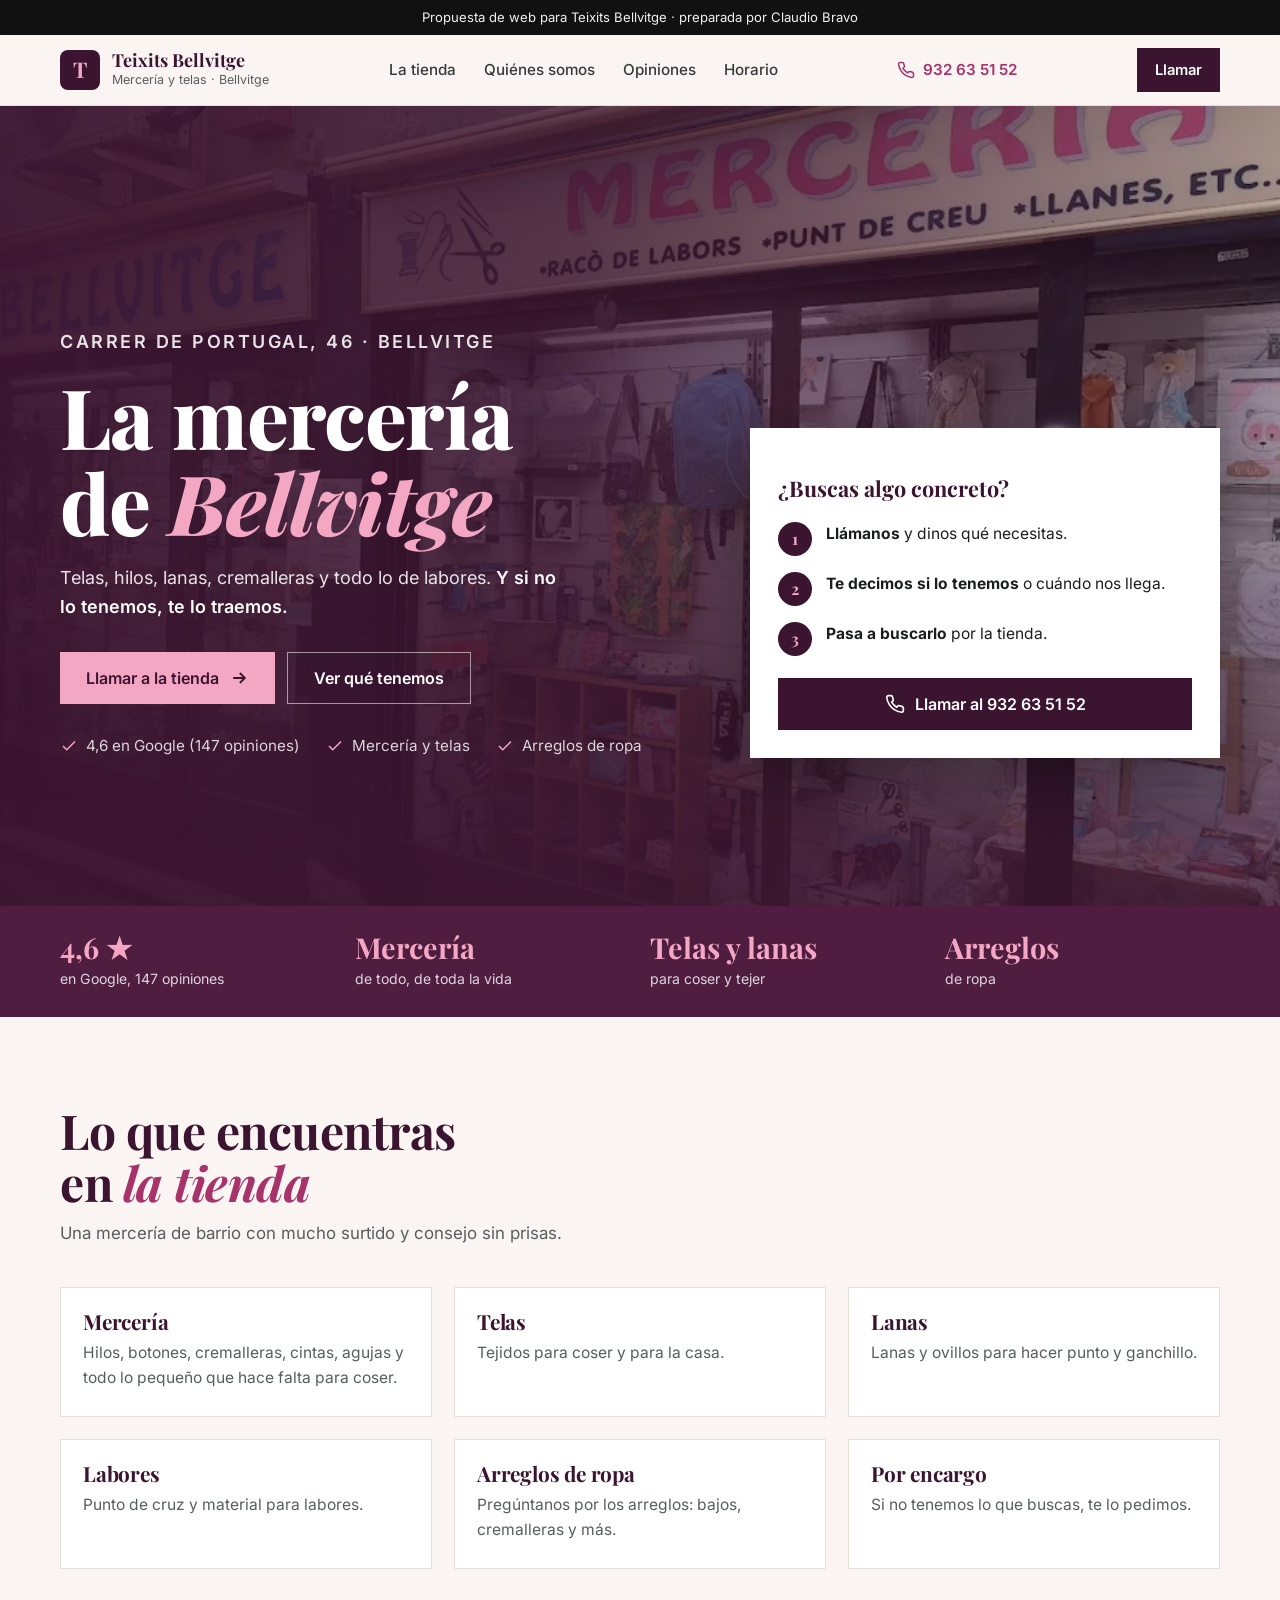
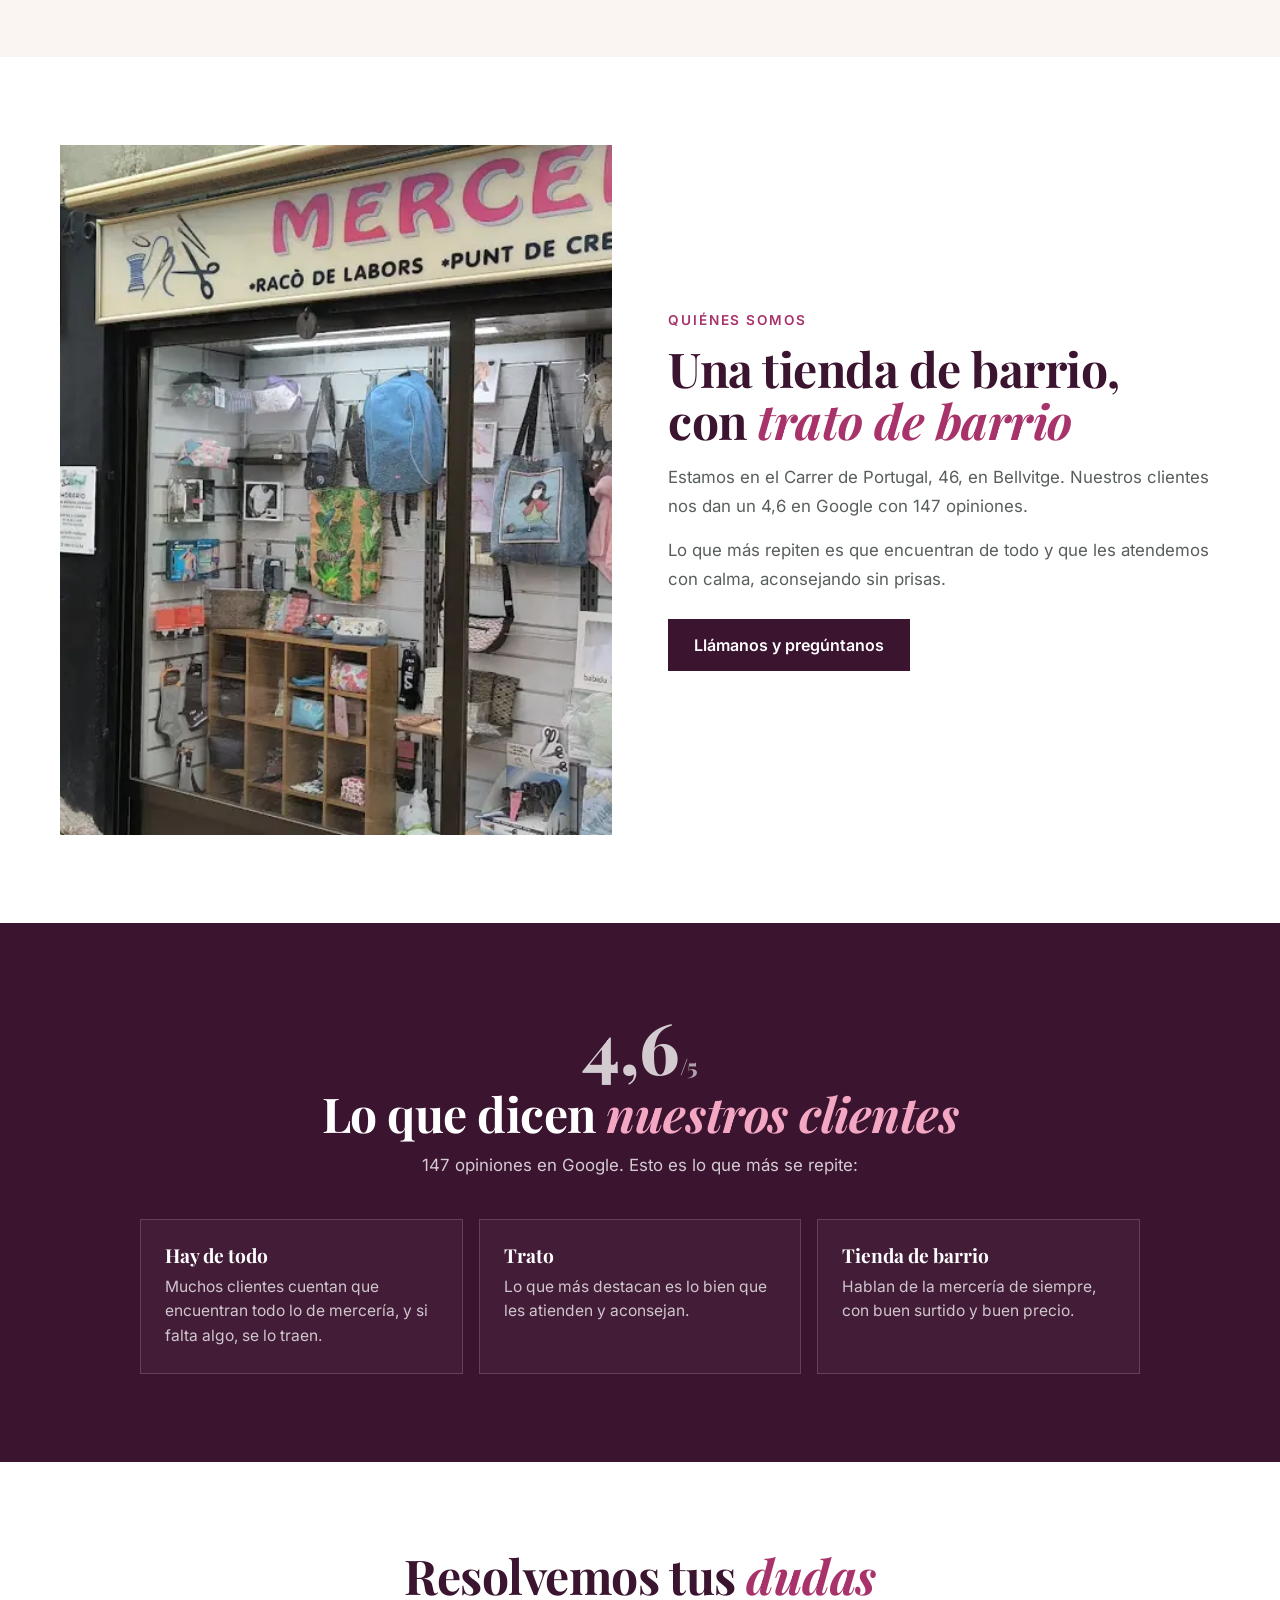
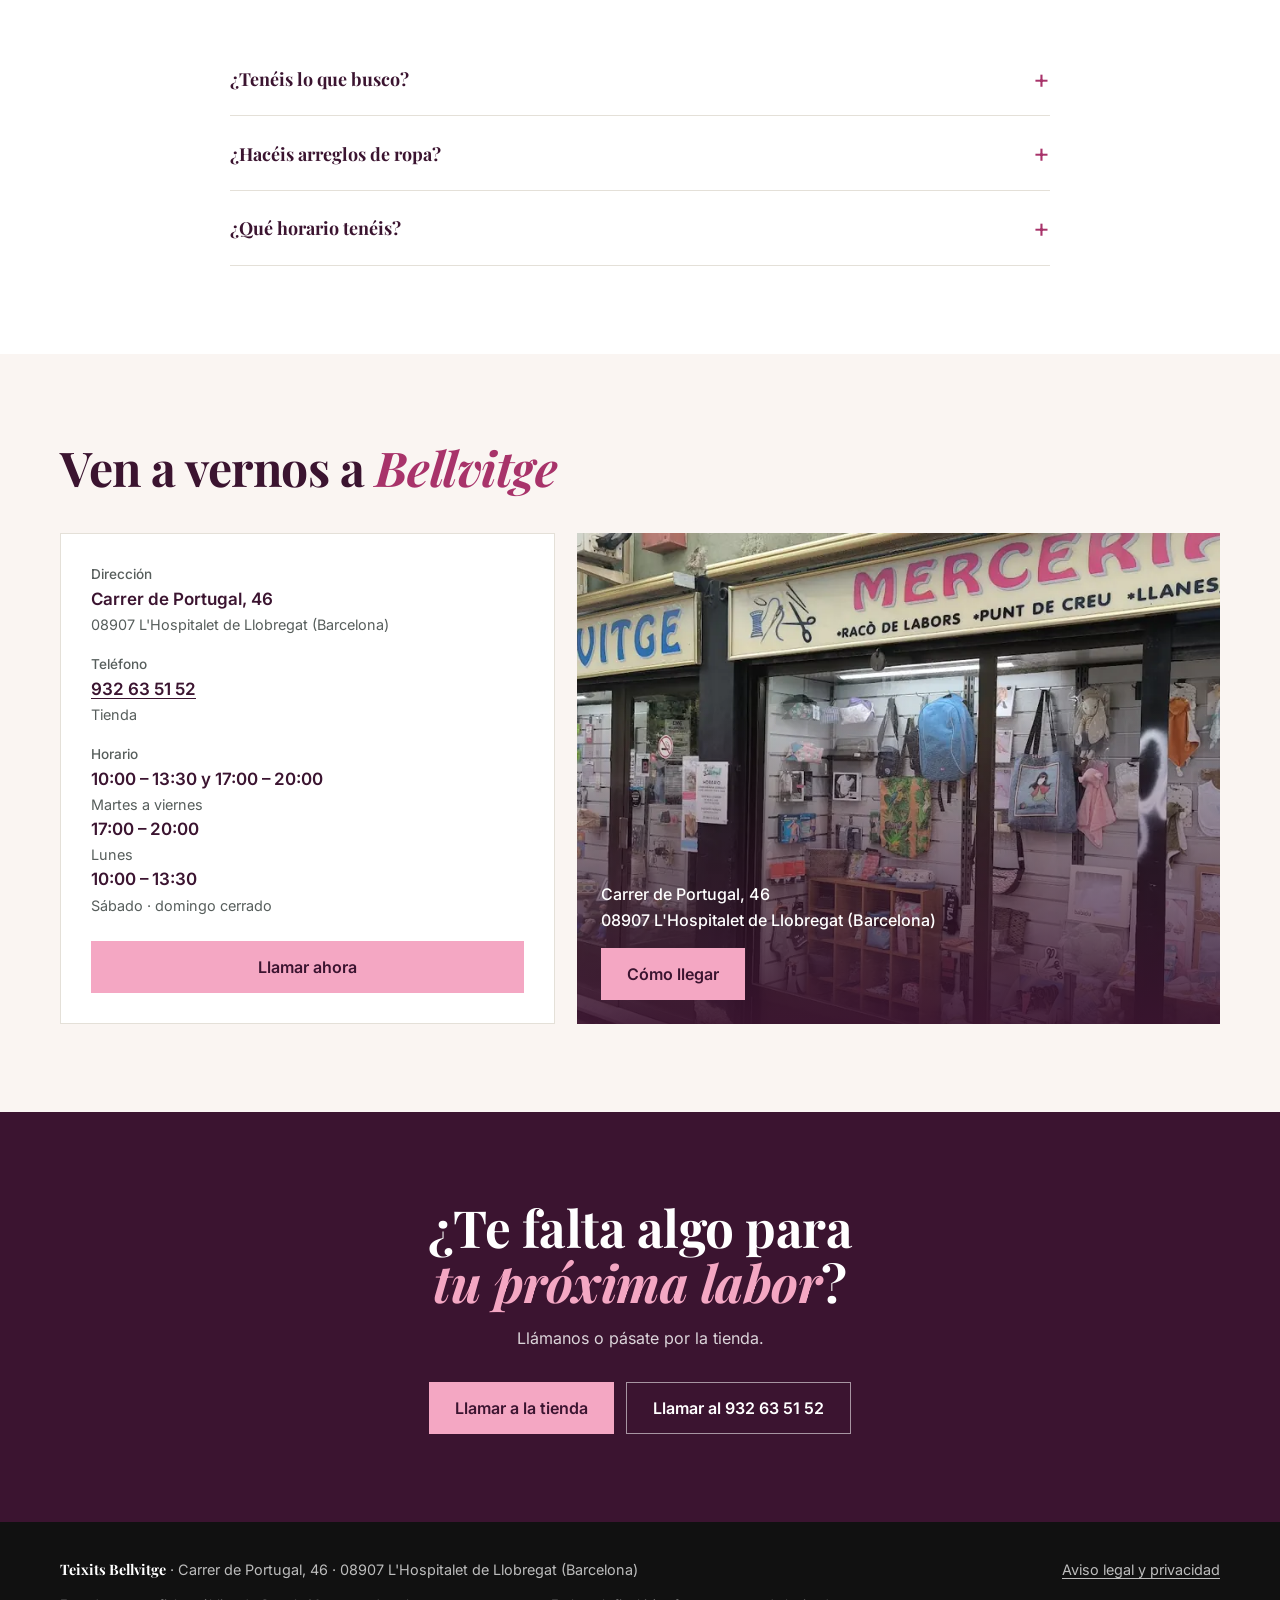
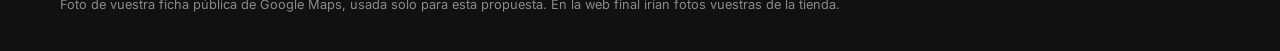
<file: index.html>
<!doctype html>
<html lang="es">
<head>
<meta charset="utf-8">
<meta name="viewport" content="width=device-width, initial-scale=1">
<title>Teixits Bellvitge · Mercería y telas en Bellvitge, L&#x27;Hospitalet</title>
<meta name="description" content="Teixits Bellvitge: mercería, telas, lanas y labores en el Carrer de Portugal, 46, Bellvitge (L&#x27;Hospitalet). 4,6 en Google con 147 opiniones.">
<meta name="robots" content="noindex, nofollow">
<meta name="theme-color" content="#3b1430">
<link rel="icon" href="data:image/svg+xml,%3Csvg xmlns='http://www.w3.org/2000/svg' viewBox='0 0 64 64'%3E%3Crect width='64' height='64' rx='12' fill='%233b1430'/%3E%3Ctext x='32' y='45' font-family='Georgia%2Cserif' font-size='38' font-weight='700' text-anchor='middle' fill='%23f4a7c3'%3ET%3C/text%3E%3C/svg%3E">
<link rel="apple-touch-icon" href="img/og.jpg">
<meta property="og:type" content="website">
<meta property="og:locale" content="es_ES">
<meta property="og:title" content="Teixits Bellvitge · Mercería en Bellvitge">
<meta property="og:description" content="Mercería, telas, lanas y labores. 4,6 en Google con 147 opiniones. Carrer de Portugal, 46.">
<meta property="og:url" content="https://claudiobravo.github.io/teixits-bellvitge/">
<meta property="og:image" content="https://claudiobravo.github.io/teixits-bellvitge/img/og.jpg">
<meta name="twitter:card" content="summary_large_image">
<link rel="preload" href="fonts/playfair-normal.woff2" as="font" type="font/woff2" crossorigin>
<link rel="stylesheet" href="fonts/fonts.css">
<style>
:root{--deep:#3b1430;--deep2:#4e1d40;--acc:#f4a7c3;--acc-ink:#3b1430;--mid:#a8336a;--paper:#faf5f2;--white:#fff;--ink:#1a1d1c;--muted:#575e5c;--line:#e4e0d8;--serif:'Playfair Display',Georgia,serif;--sans:Inter,system-ui,sans-serif}
*{box-sizing:border-box;margin:0;padding:0}
html{scroll-behavior:smooth}
html,body{overflow-x:clip}
body{font-family:var(--sans);color:var(--ink);background:var(--paper);line-height:1.6;-webkit-font-smoothing:antialiased}
img{display:block;max-width:100%}
a{color:inherit;text-underline-offset:.2em}
::selection{background:var(--acc);color:var(--acc-ink)}
:focus-visible{outline:2px solid var(--acc);outline-offset:3px}
h1,h2,h3{font-family:var(--serif);font-weight:700;line-height:1.08;letter-spacing:-.01em;text-wrap:balance}
h1 em,h2 em{font-style:italic;color:var(--acc)}
p{text-wrap:pretty}
.wrap{width:min(1160px,100% - 40px);margin-inline:auto}
section{padding:88px 0}
.head{max-width:640px;margin-bottom:40px}
.head h2{font-size:clamp(2rem,4.6vw,3rem);color:var(--deep)}
.head h2 em{color:var(--mid)}
.head p{color:var(--muted);margin-top:12px;font-size:1.05rem}
.center{text-align:center;margin-inline:auto}
.demo-bar{background:#111;color:#f2f2f2;font-size:.82rem;text-align:center;padding:7px 12px}
.btn{display:inline-flex;align-items:center;justify-content:center;gap:10px;min-height:52px;padding:0 26px;font:600 1rem/1 var(--sans);text-decoration:none;border:0;cursor:pointer;transition:transform .14s cubic-bezier(.22,1,.36,1),background-color .18s,border-color .18s}
.btn:active{transform:scale(.97)}
.btn svg{width:20px;height:20px;flex:none}
.btn-acc{background:var(--acc);color:var(--acc-ink)}
.btn-line{background:transparent;color:#fff;border:1.5px solid rgba(255,255,255,.55)}
.btn-deep{background:var(--deep);color:#fff}
@media(hover:hover){.btn-acc:hover{filter:brightness(1.08)}.btn-line:hover{border-color:#fff;background:rgba(255,255,255,.08)}.btn-deep:hover{background:var(--deep2)}}
header{position:sticky;top:0;z-index:30;background:color-mix(in srgb,var(--paper) 94%,transparent);backdrop-filter:blur(8px);border-bottom:1px solid var(--line)}
.nav{display:flex;align-items:center;justify-content:space-between;gap:16px;height:70px}
.logo{display:flex;align-items:center;gap:12px;text-decoration:none;min-width:0}
.logo-mark{flex:none;width:40px;height:40px;border-radius:8px;background:var(--deep);color:var(--acc);display:grid;place-items:center;font:700 1.35rem/1 var(--serif)}
.logo b{display:block;font:700 1.12rem/1.1 var(--serif);color:var(--deep)}
.logo small{display:block;font-size:.78rem;color:var(--muted)}
.nav ul{display:none;list-style:none;gap:28px;font-size:.95rem;font-weight:500}
.nav ul a{text-decoration:none;color:#353b3a}
.nav .tel{display:none;align-items:center;gap:8px;font-size:.95rem;color:var(--mid);text-decoration:none;font-weight:600}
.nav .tel svg{width:18px;height:18px}
.nav .btn{min-height:44px;padding:0 18px;font-size:.92rem;background:var(--deep);color:#fff}
@media(max-width:560px){.nav .btn{display:none}}
@media(min-width:1000px){.nav ul,.nav .tel{display:flex}}
.hero{position:relative;min-height:calc(100svh - 100px);display:flex;align-items:flex-end;color:#fff;background-color:var(--deep);background-position:center;background-size:cover;background-repeat:no-repeat}
.hero::before{content:"";position:absolute;inset:0;background:linear-gradient(90deg,color-mix(in srgb,var(--deep) 95%,transparent) 0%,color-mix(in srgb,var(--deep) 82%,transparent) 45%,color-mix(in srgb,var(--deep) 35%,transparent) 100%),linear-gradient(0deg,color-mix(in srgb,var(--deep) 70%,transparent),transparent 45%)}
@media(max-width:700px){.hero::before{background:linear-gradient(0deg,color-mix(in srgb,var(--deep) 96%,transparent) 0%,color-mix(in srgb,var(--deep) 84%,transparent) 60%,color-mix(in srgb,var(--deep) 50%,transparent) 100%)}}
.hero .wrap{position:relative;padding:88px 0 60px}
.hero h1{font-size:clamp(2.6rem,7vw,5.2rem);font-weight:800;max-width:12ch;line-height:1.03}
.hero p{font-size:clamp(1.05rem,1.4vw,1.2rem);max-width:46ch;margin-top:20px;color:rgba(255,255,255,.88)}
.hero p strong{color:#fff;font-weight:600}
.hero .cta{display:flex;flex-wrap:wrap;gap:12px;margin-top:30px}
.facts{display:flex;flex-wrap:wrap;gap:10px 26px;margin-top:30px;font-size:.95rem;color:rgba(255,255,255,.82)}
.facts span{display:inline-flex;align-items:center;gap:8px}
.facts svg{width:18px;height:18px;color:var(--acc)}
.hero-grid{display:grid;grid-template-columns:minmax(0,1fr);gap:40px;align-items:end}
.hero-grid>*{min-width:0}
@media(min-width:1000px){.hero-grid{grid-template-columns:1.35fr 1fr;gap:56px}}
.eyebrow{font-size:.85rem;letter-spacing:.14em;text-transform:uppercase;color:var(--acc);font-weight:600;margin-bottom:16px}
.eyebrow.dark{color:var(--mid);margin:0}
.steps3{background:#fff;color:var(--ink);padding:28px;box-shadow:0 24px 60px rgba(0,0,0,.35)}
.steps3>p{font:700 1.35rem/1.2 var(--serif);color:var(--deep)}
.steps3 ol{list-style:none;display:grid;gap:16px;margin-top:20px;counter-reset:p}
.steps3 li{display:flex;gap:14px;align-items:flex-start;font-size:.97rem;line-height:1.5}
.steps3 li::before{counter-increment:p;content:counter(p);flex:none;width:34px;height:34px;border-radius:50%;background:var(--deep);color:var(--acc);display:grid;place-items:center;font:700 1rem/1 var(--serif)}
.steps3 .btn{width:100%;margin-top:22px;background:var(--deep);color:#fff}
.steps3 .btn.wa{background:#25d366;color:#08311a}
.trust{background:var(--deep2);color:#fff}
.trust .wrap{display:grid;grid-template-columns:repeat(2,1fr);gap:20px;padding:26px 0}
.trust b{display:block;font:700 clamp(1.25rem,2.4vw,1.8rem)/1.05 var(--serif);color:var(--acc)}
.trust span{display:block;font-size:.88rem;margin-top:6px;color:rgba(255,255,255,.82)}
@media(min-width:900px){.trust .wrap{grid-template-columns:repeat(4,1fr)}}
.svc{display:grid;gap:22px;grid-template-columns:1fr}
.svc article{background:var(--white);border:1px solid var(--line);display:flex;flex-direction:column;transition:transform .25s cubic-bezier(.22,1,.36,1),box-shadow .25s}
.svc .ph{aspect-ratio:4/3;overflow:hidden}
.svc img{width:100%;height:100%;object-fit:cover;transition:transform .6s cubic-bezier(.22,1,.36,1)}
.svc .body{padding:22px 22px 26px}
.svc h3{font-size:1.3rem;color:var(--deep)}
.svc p{color:var(--muted);font-size:.97rem;margin-top:8px}
@media(hover:hover){.svc article:hover{transform:translateY(-4px);box-shadow:0 18px 40px rgba(0,0,0,.1)}.svc article:hover img{transform:scale(1.04)}}
@media(min-width:720px){.svc{grid-template-columns:repeat(2,1fr)}}
@media(min-width:1000px){.svc{grid-template-columns:repeat(3,1fr)}}
.hist{background:var(--white)}
.story{display:grid;gap:40px;align-items:center}
.story img{width:100%;aspect-ratio:4/5;object-fit:cover}
.story h2{font-size:clamp(2rem,4.6vw,3rem);color:var(--deep);margin-top:12px}
.story h2 em{color:var(--mid)}
.story p:not(.eyebrow){color:var(--muted);font-size:1.05rem;line-height:1.7;margin-top:16px}
@media(min-width:900px){.story{grid-template-columns:1fr 1fr;gap:56px}}
.gal{display:grid;gap:12px;grid-template-columns:repeat(2,1fr)}
.gal figure{margin:0;overflow:hidden;aspect-ratio:1}
.gal figure.big{grid-column:span 2;aspect-ratio:2/1}
.gal img{width:100%;height:100%;object-fit:cover;transition:transform .6s cubic-bezier(.22,1,.36,1)}
@media(hover:hover){.gal figure:hover img{transform:scale(1.05)}}
@media(min-width:900px){.gal{grid-template-columns:repeat(4,1fr)}.gal figure.big{grid-row:span 2;aspect-ratio:auto}}
.opin{background:var(--deep);color:#fff}
.opin .head h2{color:#fff}.opin .head h2 em{color:var(--acc)}
.opin .head p{color:rgba(255,255,255,.78)}
.head .score{font:800 4.4rem/1 var(--serif);color:var(--acc);margin:0 0 6px}
.head .score small{font-size:1.4rem;color:rgba(255,255,255,.6)}
.temas{list-style:none;display:grid;gap:16px;grid-template-columns:1fr;max-width:1000px;margin:0 auto}
.temas li{padding:24px;border:1px solid rgba(255,255,255,.16);background:rgba(255,255,255,.04)}
.temas b{display:block;font:700 1.2rem/1.2 var(--serif);color:#fff}
.temas span{display:block;margin-top:8px;color:rgba(255,255,255,.75);font-size:.97rem}
@media(min-width:860px){.temas{grid-template-columns:repeat(3,1fr)}}
.proc{background:var(--white)}
.faq{max-width:820px;margin:0 auto}
.faq details{border-bottom:1px solid var(--line);padding:6px 0}
.faq summary{cursor:pointer;list-style:none;display:flex;justify-content:space-between;align-items:center;gap:16px;padding:18px 0;font:700 1.12rem/1.3 var(--serif);color:var(--deep)}
.faq summary::-webkit-details-marker{display:none}
.faq summary::after{content:"+";font:400 1.6rem/1 var(--sans);color:var(--mid);transition:transform .25s}
.faq details[open] summary::after{transform:rotate(45deg)}
.faq details p{color:var(--muted);padding:0 0 18px;max-width:64ch}
.contact{display:grid;gap:22px;grid-template-columns:1fr}
.info{background:var(--white);border:1px solid var(--line);padding:30px}
.info dl{display:grid;gap:18px}
.info dt{font-size:.85rem;color:var(--muted);font-weight:500}
.info dd{font-size:1.06rem;font-weight:600;color:var(--deep);overflow-wrap:anywhere}
.info dd small{display:block;font-weight:400;color:var(--muted);font-size:.9rem}
.info .btn{margin-top:24px;width:100%}
.map{position:relative;min-height:340px;overflow:hidden;background:var(--deep)}
.map img{position:absolute;inset:0;width:100%;height:100%;object-fit:cover}
.map::after{content:"";position:absolute;inset:0;background:linear-gradient(0deg,color-mix(in srgb,var(--deep) 92%,transparent),transparent 65%)}
.map div{position:absolute;left:24px;right:24px;bottom:24px;z-index:1;color:#fff}
.map p{margin-bottom:14px;font-weight:500}
@media(min-width:860px){.contact{grid-template-columns:1fr 1.3fr}}
.final{background:var(--deep);color:#fff;text-align:center}
.final h2{font-size:clamp(2rem,4.8vw,3.2rem);max-width:18ch;margin:0 auto}
.final p{color:rgba(255,255,255,.82);margin:16px auto 30px;max-width:48ch}
.final .cta{display:flex;flex-wrap:wrap;gap:12px;justify-content:center}
footer{background:#111;color:rgba(255,255,255,.72);padding:36px 0 110px;font-size:.9rem}
footer .wrap{display:flex;flex-wrap:wrap;gap:12px 30px;justify-content:space-between}
footer b{color:#fff;font-family:var(--serif)}
.demo-fotos{margin-top:14px;font-size:.8rem;opacity:.7}
@media(min-width:1000px){footer{padding-bottom:36px}}
.fab{position:fixed;right:16px;bottom:16px;z-index:40;width:58px;height:58px;border-radius:50%;background:#25d366;color:#fff;display:grid;place-items:center;box-shadow:0 10px 28px rgba(0,0,0,.28)}
.fab-tel{background:var(--deep)}
.fab svg{width:28px;height:28px}
@media(min-width:1000px){.fab{display:none}}
@media (prefers-reduced-motion:no-preference){
  .js [data-r]{opacity:0;transform:translateY(22px);transition:opacity .8s cubic-bezier(.16,1,.3,1),transform .8s cubic-bezier(.16,1,.3,1);transition-delay:calc(var(--i,0)*80ms)}
  .js [data-r].in{opacity:1;transform:none}
}
</style>
<script>document.documentElement.classList.add('js')</script>
</head>
<body>
<div class="demo-bar">Propuesta de web para Teixits Bellvitge · preparada por Claudio Bravo</div>
<header>
 <div class="wrap nav">
  <a class="logo" href="#"><span class="logo-mark">T</span><span><b>Teixits Bellvitge</b><small>Mercería y telas · Bellvitge</small></span></a>
  <ul><li><a href="#tienda">La tienda</a></li><li><a href="#historia">Quiénes somos</a></li><li><a href="#opiniones">Opiniones</a></li><li><a href="#contacto">Horario</a></li></ul>
  <a class="tel" href="tel:+34932635152"><svg viewBox="0 0 24 24" fill="none" stroke="currentColor" stroke-width="2" aria-hidden="true"><path d="M22 16.9v3a2 2 0 0 1-2.2 2 19.8 19.8 0 0 1-8.6-3.1 19.5 19.5 0 0 1-6-6A19.8 19.8 0 0 1 2.1 4.2 2 2 0 0 1 4.1 2h3a2 2 0 0 1 2 1.7c.1.9.4 1.8.7 2.7a2 2 0 0 1-.5 2.1L8 9.8a16 16 0 0 0 6 6l1.3-1.3a2 2 0 0 1 2.1-.4c.9.3 1.8.6 2.7.7a2 2 0 0 1 1.7 2z"/></svg>932 63 51 52</a>
  <a class="btn" href="tel:+34932635152">Llamar</a>
 </div>
</header>

<section class="hero" aria-labelledby="t" style="background-image:url(img/fachada.webp)">
 <div class="wrap hero-grid">
  <div>
   <p class="eyebrow">Carrer de Portugal, 46 · Bellvitge</p>
   <h1 id="t">La mercería de <em>Bellvitge</em></h1>
   <p>Telas, hilos, lanas, cremalleras y todo lo de labores. <strong>Y si no lo tenemos, te lo traemos.</strong></p>
   <div class="cta">
    <a class="btn btn-acc" href="tel:+34932635152">Llamar a la tienda <svg viewBox="0 0 24 24" fill="none" stroke="currentColor" stroke-width="2.2" aria-hidden="true"><path d="M5 12h14M13 6l6 6-6 6"/></svg></a>
    <a class="btn btn-line" href="#tienda">Ver qué tenemos</a>
   </div>
   <div class="facts"><span><svg viewBox="0 0 24 24" fill="none" stroke="currentColor" stroke-width="2" aria-hidden="true"><path d="M20 6L9 17l-5-5"/></svg>4,6 en Google (147 opiniones)</span><span><svg viewBox="0 0 24 24" fill="none" stroke="currentColor" stroke-width="2" aria-hidden="true"><path d="M20 6L9 17l-5-5"/></svg>Mercería y telas</span><span><svg viewBox="0 0 24 24" fill="none" stroke="currentColor" stroke-width="2" aria-hidden="true"><path d="M20 6L9 17l-5-5"/></svg>Arreglos de ropa</span></div>
  </div>
  <div class="steps3">
   <p>¿Buscas algo concreto?</p>
   <ol><li><span><b>Llámanos</b> y dinos qué necesitas.</span></li><li><span><b>Te decimos si lo tenemos</b> o cuándo nos llega.</span></li><li><span><b>Pasa a buscarlo</b> por la tienda.</span></li></ol>
   <a class="btn" href="tel:+34932635152"><svg viewBox="0 0 24 24" fill="none" stroke="currentColor" stroke-width="2" aria-hidden="true"><path d="M22 16.9v3a2 2 0 0 1-2.2 2 19.8 19.8 0 0 1-8.6-3.1 19.5 19.5 0 0 1-6-6A19.8 19.8 0 0 1 2.1 4.2 2 2 0 0 1 4.1 2h3a2 2 0 0 1 2 1.7c.1.9.4 1.8.7 2.7a2 2 0 0 1-.5 2.1L8 9.8a16 16 0 0 0 6 6l1.3-1.3a2 2 0 0 1 2.1-.4c.9.3 1.8.6 2.7.7a2 2 0 0 1 1.7 2z"/></svg>Llamar al 932 63 51 52</a>
  </div>
 </div>
</section>

<div class="trust"><div class="wrap"><div><b>4,6 ★</b><span>en Google, 147 opiniones</span></div><div><b>Mercería</b><span>de todo, de toda la vida</span></div><div><b>Telas y lanas</b><span>para coser y tejer</span></div><div><b>Arreglos</b><span>de ropa</span></div></div></div>

<section id="tienda">
 <div class="wrap">
  <div class="head" data-r><h2>Lo que encuentras en <em>la tienda</em></h2><p>Una mercería de barrio con mucho surtido y consejo sin prisas.</p></div>
  <div class="svc"><article data-r style="--i:0"><div class="body"><h3>Mercería</h3><p>Hilos, botones, cremalleras, cintas, agujas y todo lo pequeño que hace falta para coser.</p></div></article><article data-r style="--i:1"><div class="body"><h3>Telas</h3><p>Tejidos para coser y para la casa.</p></div></article><article data-r style="--i:2"><div class="body"><h3>Lanas</h3><p>Lanas y ovillos para hacer punto y ganchillo.</p></div></article><article data-r style="--i:0"><div class="body"><h3>Labores</h3><p>Punto de cruz y material para labores.</p></div></article><article data-r style="--i:1"><div class="body"><h3>Arreglos de ropa</h3><p>Pregúntanos por los arreglos: bajos, cremalleras y más.</p></div></article><article data-r style="--i:2"><div class="body"><h3>Por encargo</h3><p>Si no tenemos lo que buscas, te lo pedimos.</p></div></article></div>
 </div>
</section>

<section id="historia" class="hist">
 <div class="wrap story">
  <img src="img/fachada.webp" loading="lazy" alt="Escaparate de Teixits Bellvitge en el Carrer de Portugal" data-r>
  <div data-r style="--i:1">
   <p class="eyebrow dark">Quiénes somos</p>
   <h2>Una tienda de barrio, con <em>trato de barrio</em></h2>
   <p>Estamos en el Carrer de Portugal, 46, en Bellvitge. Nuestros clientes nos dan un 4,6 en Google con 147 opiniones.</p><p>Lo que más repiten es que encuentran de todo y que les atendemos con calma, aconsejando sin prisas.</p>
   <a class="btn btn-deep" style="margin-top:26px" href="tel:+34932635152">Llámanos y pregúntanos</a>
  </div>
 </div>
</section>


<section class="opin" id="opiniones">
 <div class="wrap">
  <div class="head center" data-r><p class="score">4,6<small>/5</small></p><h2>Lo que dicen <em>nuestros clientes</em></h2><p>147 opiniones en Google. Esto es lo que más se repite:</p></div>
  <ul class="temas"><li data-r style="--i:0"><b>Hay de todo</b><span>Muchos clientes cuentan que encuentran todo lo de mercería, y si falta algo, se lo traen.</span></li><li data-r style="--i:1"><b>Trato</b><span>Lo que más destacan es lo bien que les atienden y aconsejan.</span></li><li data-r style="--i:2"><b>Tienda de barrio</b><span>Hablan de la mercería de siempre, con buen surtido y buen precio.</span></li></ul>
 </div>
</section>

<section class="proc" id="preguntas">
 <div class="wrap">
  <div class="head center" data-r><h2>Resolvemos tus <em>dudas</em></h2></div>
  <div class="faq" data-r><details><summary>¿Tenéis lo que busco?</summary><p>Llámanos al 932 63 51 52 y te lo decimos. Si no lo tenemos, te lo podemos pedir.</p></details><details><summary>¿Hacéis arreglos de ropa?</summary><p>Sí, pregúntanos en la tienda por el arreglo que necesitas.</p></details><details><summary>¿Qué horario tenéis?</summary><p>Martes a viernes de 10:00 a 13:30 y de 17:00 a 20:00. Lunes solo por la tarde y sábado solo por la mañana.</p></details></div>
 </div>
</section>

<section id="contacto">
 <div class="wrap">
  <div class="head" data-r><h2>Ven a vernos a <em>Bellvitge</em></h2></div>
  <div class="contact">
   <div class="info" data-r>
    <dl>
     <div><dt>Dirección</dt><dd>Carrer de Portugal, 46<small>08907 L&#x27;Hospitalet de Llobregat (Barcelona)</small></dd></div>
     <div><dt>Teléfono</dt><dd><a href="tel:+34932635152">932 63 51 52</a> <small>Tienda</small></dd></div>
     <div><dt>Horario</dt><dd>10:00 – 13:30 y 17:00 – 20:00<small>Martes a viernes</small></dd><dd>17:00 – 20:00<small>Lunes</small></dd><dd>10:00 – 13:30<small>Sábado · domingo cerrado</small></dd></div>
     
    </dl>
    <a class="btn btn-acc" href="tel:+34932635152">Llamar ahora</a>
   </div>
   <div class="map" data-r style="--i:1"><img src="img/fachada.webp" loading="lazy" alt="Escaparate de la mercería"><div><p>Carrer de Portugal, 46<br>08907 L&#x27;Hospitalet de Llobregat (Barcelona)</p><a class="btn btn-acc" href="https://www.google.com/maps/dir/?api=1&amp;destination=Teixits+Bellvitge%2C+Carrer+de+Portugal%2C+46%2C+08907+L%27Hospitalet+de+Llobregat+%28Barcelona%29" target="_blank" rel="noopener">Cómo llegar</a></div></div>
  </div>
 </div>
</section>

<section class="final">
 <div class="wrap" data-r>
  <h2>¿Te falta algo para <em>tu próxima labor</em>?</h2>
  <p>Llámanos o pásate por la tienda.</p>
  <div class="cta"><a class="btn btn-acc" href="tel:+34932635152">Llamar a la tienda</a><a class="btn btn-line" href="tel:+34932635152">Llamar al 932 63 51 52</a></div>
 </div>
</section>

<footer>
 <div class="wrap">
  <div><b>Teixits Bellvitge</b> · Carrer de Portugal, 46 · 08907 L&#x27;Hospitalet de Llobregat (Barcelona)</div>
  <div><a href="aviso-legal.html">Aviso legal y privacidad</a></div>
 </div>
 <div class="wrap"><p class="demo-fotos">Foto de vuestra ficha pública de Google Maps, usada solo para esta propuesta. En la web final irían fotos vuestras de la tienda.</p></div>
</footer>
<a class="fab fab-tel" href="tel:+34932635152" aria-label="Llamar"><svg viewBox="0 0 24 24" fill="none" stroke="currentColor" stroke-width="2" aria-hidden="true"><path d="M22 16.9v3a2 2 0 0 1-2.2 2 19.8 19.8 0 0 1-8.6-3.1 19.5 19.5 0 0 1-6-6A19.8 19.8 0 0 1 2.1 4.2 2 2 0 0 1 4.1 2h3a2 2 0 0 1 2 1.7c.1.9.4 1.8.7 2.7a2 2 0 0 1-.5 2.1L8 9.8a16 16 0 0 0 6 6l1.3-1.3a2 2 0 0 1 2.1-.4c.9.3 1.8.6 2.7.7a2 2 0 0 1 1.7 2z"/></svg></a>
<script>
(function(){
  var els=document.querySelectorAll('[data-r]');
  if(!('IntersectionObserver' in window)){els.forEach(function(e){e.classList.add('in')});return}
  var io=new IntersectionObserver(function(es){es.forEach(function(e){if(e.isIntersecting){e.target.classList.add('in');io.unobserve(e.target)}})},{rootMargin:'0px 0px -6% 0px'});
  els.forEach(function(e){io.observe(e)});
})();
</script>
</body>
</html>
</file>
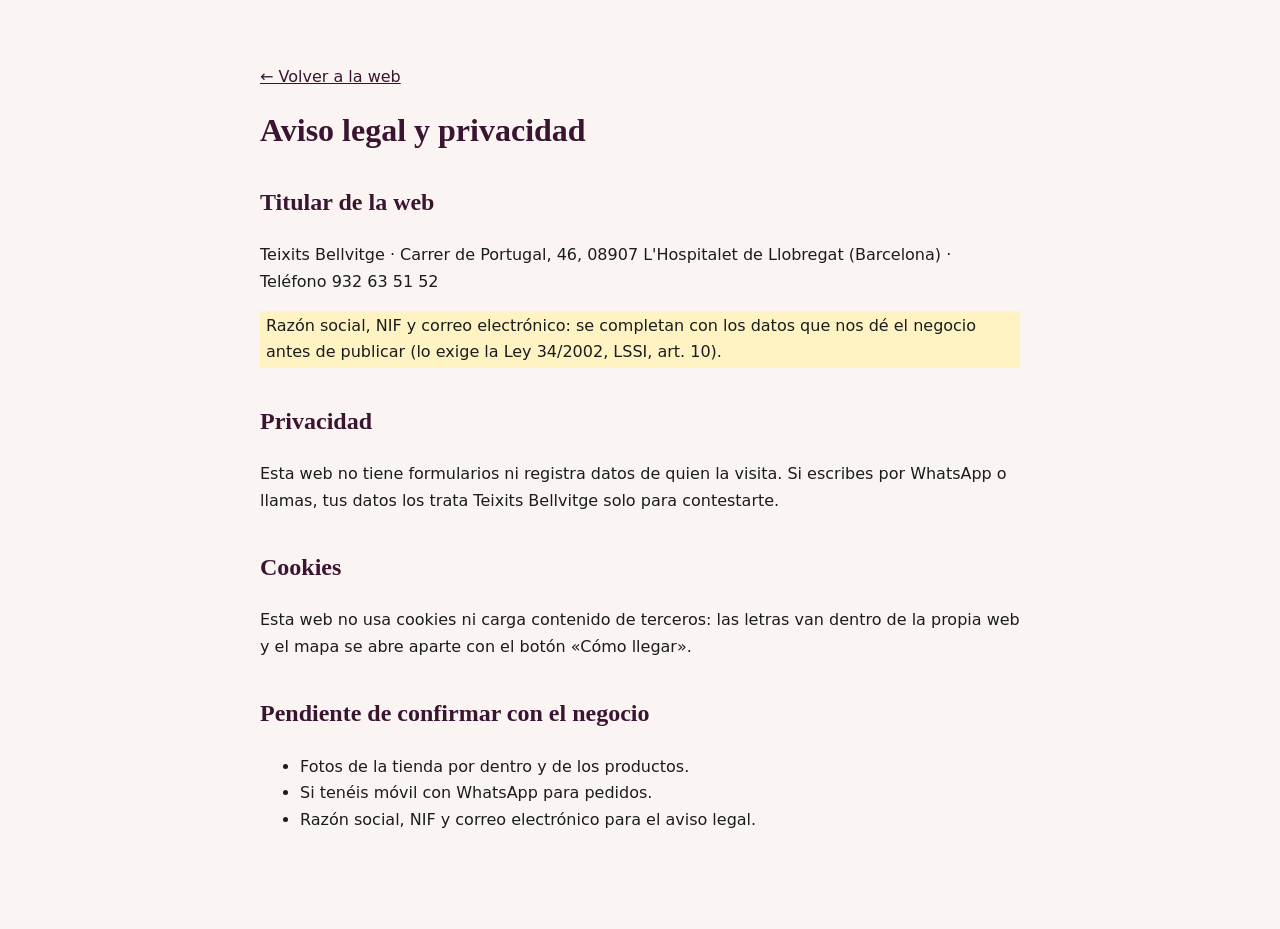
<file: aviso-legal.html>
<!doctype html>
<html lang="es">
<head>
<meta charset="utf-8">
<meta name="viewport" content="width=device-width, initial-scale=1">
<title>Aviso legal y privacidad · Teixits Bellvitge</title>
<meta name="robots" content="noindex, nofollow">
<link rel="icon" href="data:image/svg+xml,%3Csvg xmlns='http://www.w3.org/2000/svg' viewBox='0 0 64 64'%3E%3Crect width='64' height='64' rx='12' fill='%233b1430'/%3E%3Ctext x='32' y='45' font-family='Georgia%2Cserif' font-size='38' font-weight='700' text-anchor='middle' fill='%23f4a7c3'%3ET%3C/text%3E%3C/svg%3E">
<style>
body{margin:0;background:#faf5f2;color:#1a1d1c;font:16px/1.65 system-ui,sans-serif}
main{max-width:760px;margin:0 auto;padding:48px 20px 80px}
h1{font-family:Georgia,serif;color:#3b1430;font-size:2rem;line-height:1.15}
h2{font-family:Georgia,serif;color:#3b1430;margin-top:34px}
.hueco{background:#fff3c4;padding:2px 6px}
a{color:#3b1430}
</style>
</head>
<body>
<main>
<p><a href="./">← Volver a la web</a></p>
<h1>Aviso legal y privacidad</h1>
<h2>Titular de la web</h2>
<p>Teixits Bellvitge · Carrer de Portugal, 46, 08907 L&#x27;Hospitalet de Llobregat (Barcelona) · Teléfono 932 63 51 52</p>
<p class="hueco">Razón social, NIF y correo electrónico: se completan con los datos que nos dé el negocio antes de publicar (lo exige la Ley 34/2002, LSSI, art. 10).</p>
<h2>Privacidad</h2>
<p>Esta web no tiene formularios ni registra datos de quien la visita. Si escribes por WhatsApp o llamas, tus datos los trata Teixits Bellvitge solo para contestarte.</p>
<h2>Cookies</h2>
<p>Esta web no usa cookies ni carga contenido de terceros: las letras van dentro de la propia web y el mapa se abre aparte con el botón «Cómo llegar».</p>
<h2>Pendiente de confirmar con el negocio</h2><ul><li>Fotos de la tienda por dentro y de los productos.</li><li>Si tenéis móvil con WhatsApp para pedidos.</li><li>Razón social, NIF y correo electrónico para el aviso legal.</li></ul>
</main>
</body>
</html>
</file>
<file: fonts/fonts.css>
@font-face{font-family:'Inter';font-style:normal;font-weight:400 700;font-display:swap;src:url(inter-normal-400.woff2) format('woff2')}
@font-face{font-family:'Playfair Display';font-style:normal;font-weight:400 900;font-display:swap;src:url(playfair-normal.woff2) format('woff2')}
@font-face{font-family:'Playfair Display';font-style:italic;font-weight:400 900;font-display:swap;src:url(playfair-italic.woff2) format('woff2')}
</file>
